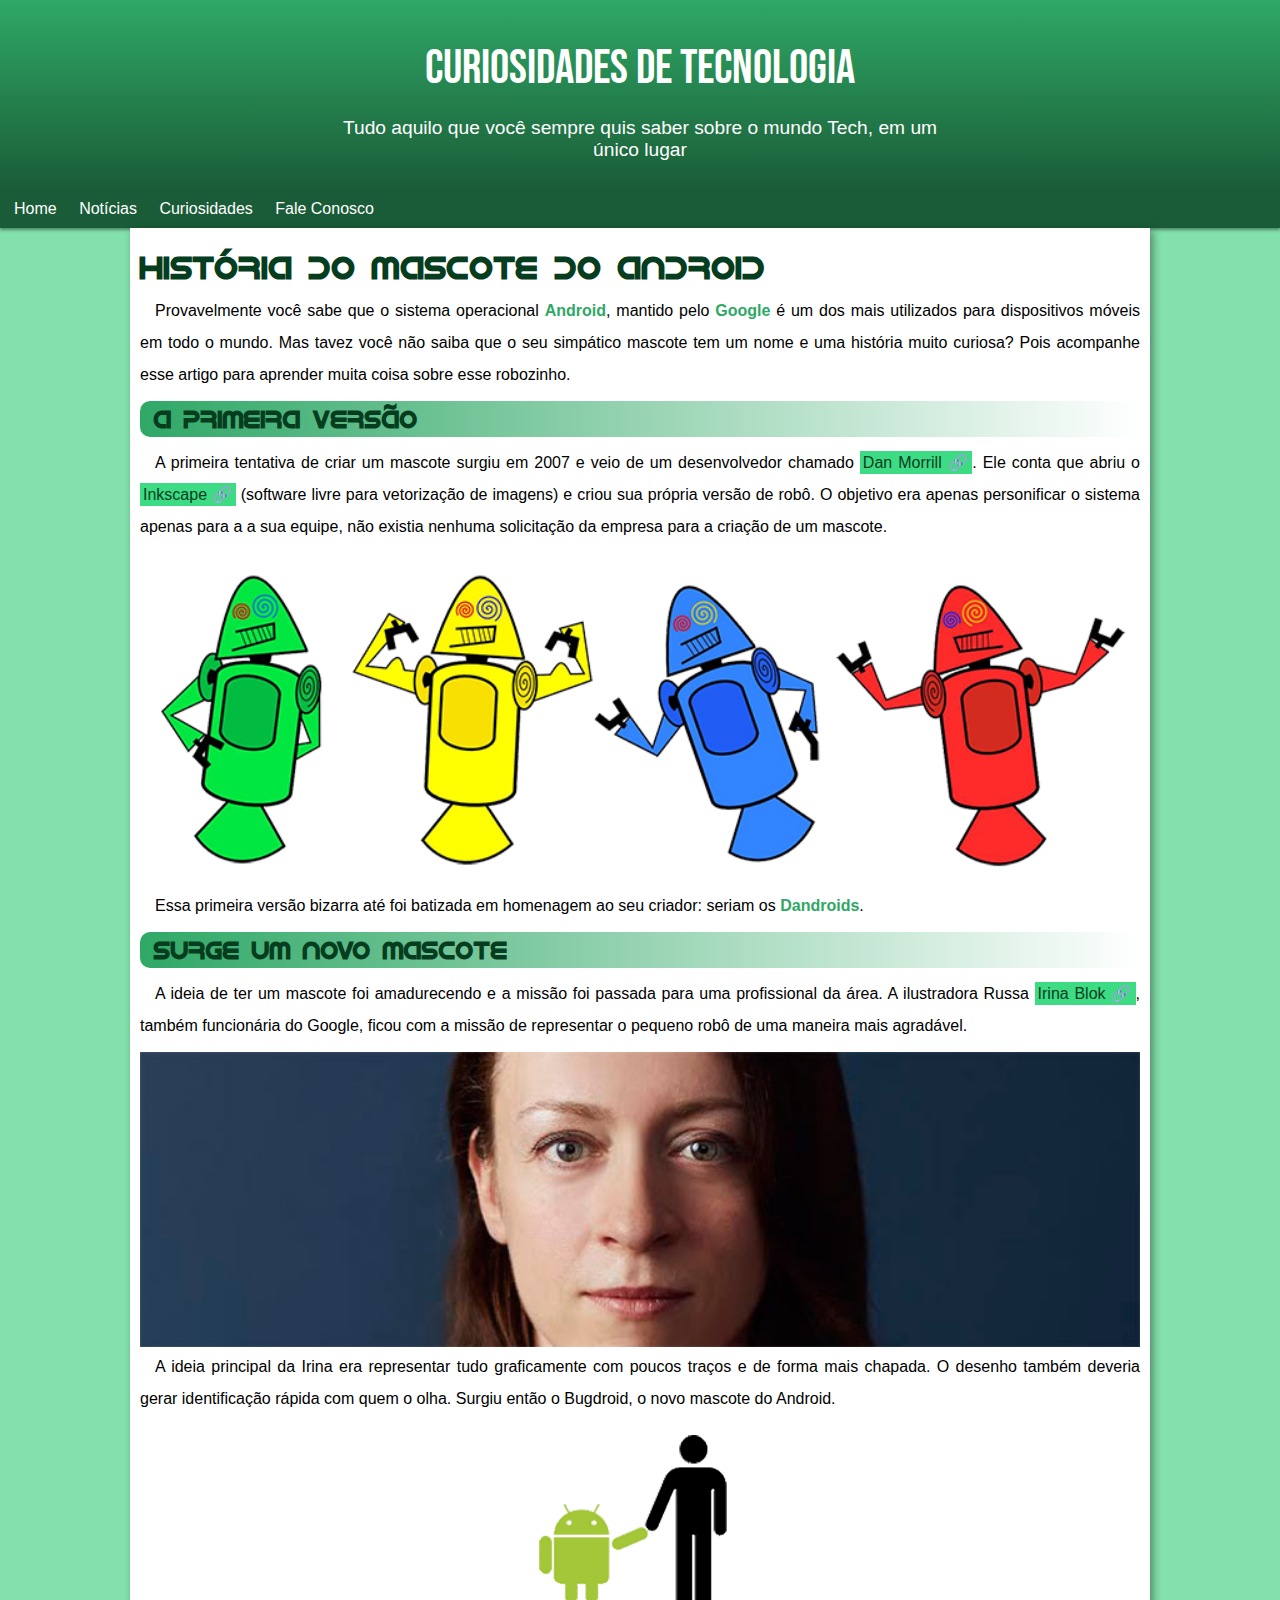
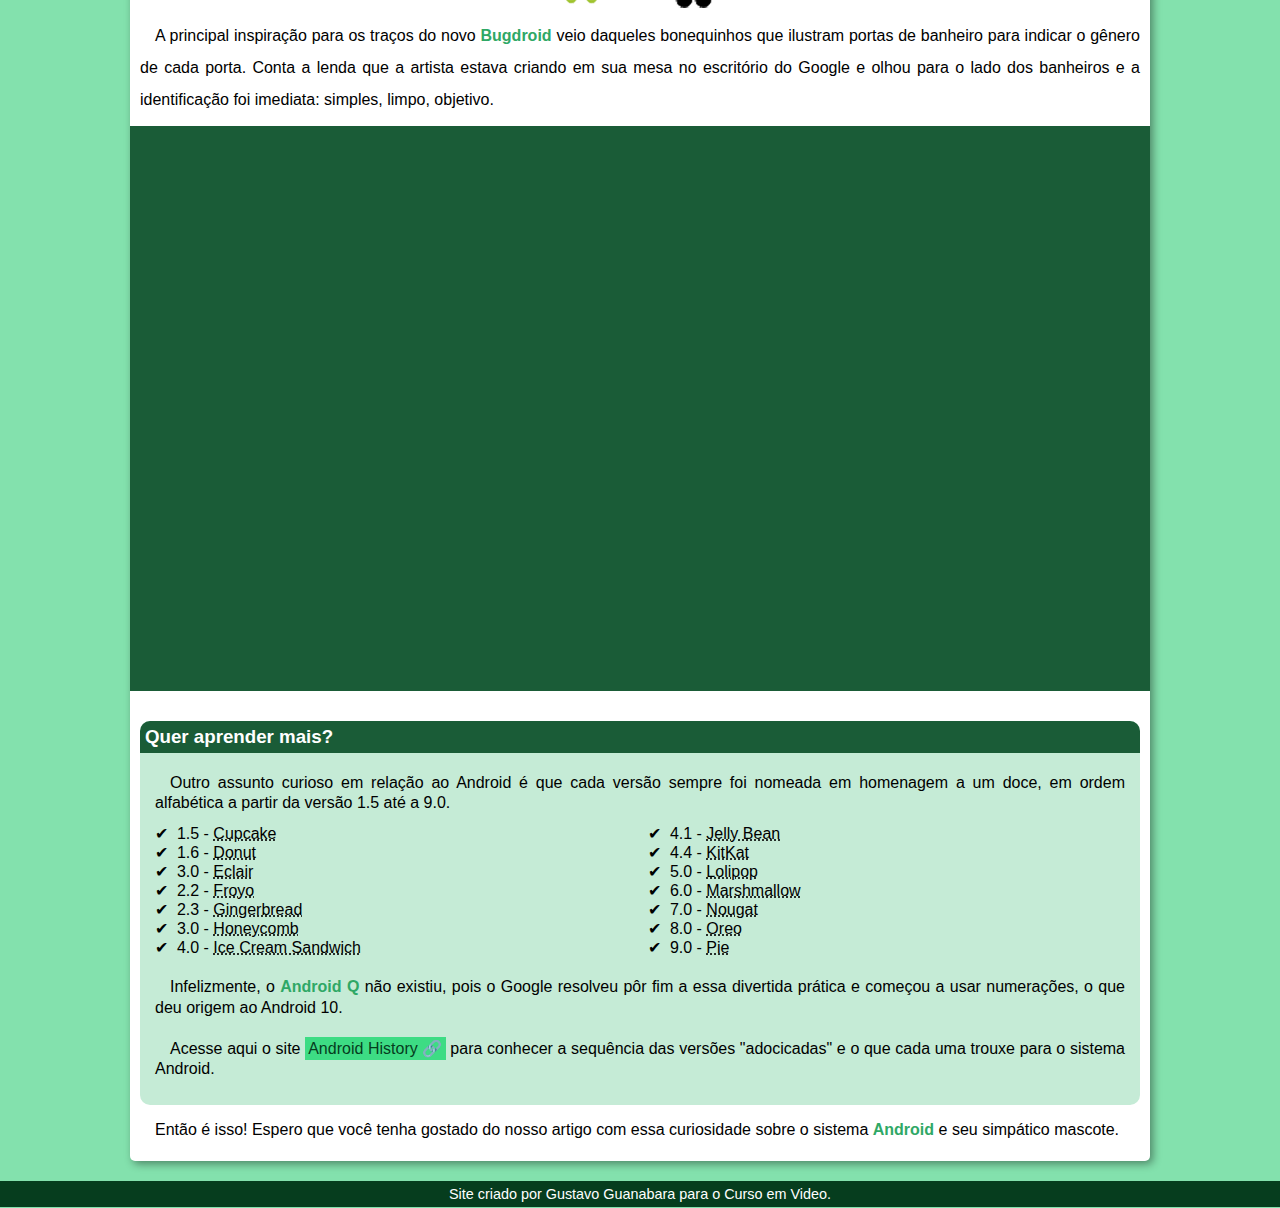
<file: android/index.html>
<!DOCTYPE html>
<html lang="pt-br">
<head>
    <meta charset="UTF-8">
    <meta name="viewport" content="width=device-width, initial-scale=1.0">
    <title>Como surgiu o mascote do Android</title>
    <link rel="shortcut icon" href="favicon.ico" type="image/x-icon">
    <link rel="stylesheet" href="style.css">
</head>
<body>
    <header>
        <h1>Curiosidades de Tecnologia</h1>
        <p>Tudo aquilo que você sempre quis saber sobre o mundo Tech, em um único lugar</p>
    </header>
    <nav>
        <a href="">Home</a>
        <a href="">Notícias</a>
        <a href="">Curiosidades</a>
        <a href="">Fale Conosco</a>
    </nav>
    <main>
        <article>
            <h1>História do Mascote do Android</h1>

            <p>Provavelmente você sabe que o sistema operacional <strong>Android</strong>, mantido pelo <strong>Google</strong> é um dos mais utilizados para dispositivos móveis em todo o mundo. Mas tavez você não saiba que o seu simpático mascote tem um nome e uma história muito curiosa? Pois acompanhe esse artigo para aprender muita coisa sobre esse robozinho.</p>

            <h2>A primeira versão</h2>

            <p>A primeira tentativa de criar um mascote surgiu em 2007 e veio de um desenvolvedor chamado <a href="https://androidcommunity.com/dan-morrill-shows-us-the-android-mascot-that-almost-was-20130103/" target="_blank" rel="external">Dan Morrill</a>. Ele conta que abriu o <a href="https://inkscape.org/pt-br/" target="_blank " rel="external">Inkscape</a> (software livre para vetorização de imagens) e criou sua própria versão de robô. O objetivo era apenas personificar o sistema apenas para a a sua equipe, não existia nenhuma solicitação da empresa para a criação de um mascote.</p>

            <picture>
                <source media="(max-width: 600px)" srcset="imagens/dan-droids-pq.png">
                <img src="imagens/dan-droids.png" alt="Imagem_DanDroid">
            </picture>
    

            <p>Essa primeira versão bizarra até foi batizada em homenagem ao seu criador: seriam os <strong>Dandroids</strong>.</p>

            <h2>Surge um novo mascote</h2>

            <p>A ideia de ter um mascote foi amadurecendo e a missão foi passada para uma profissional da área. A ilustradora Russa <a href="https://www.irinablok.com/android" target="_blank" rel="external">Irina Blok</a>, também funcionária do Google, ficou com a missão de representar o pequeno robô de uma maneira mais agradável.</p>

            <picture>
                <source media="(max-width: 600px)" srcset="imagens/irina-blok-pq.jpg">
                <img src="imagens/irina-blok.jpg" alt="Foto_da_Irina_Blok">
            </picture>

            <p>A ideia principal da Irina era representar tudo graficamente com poucos traços e de forma mais chapada. O desenho também deveria gerar identificação rápida com quem o olha. Surgiu então o Bugdroid, o novo mascote do Android.</p>

            <img class="imagem_bugdroid" src="imagens/bugdroid.png" alt="Imagem_BudDroid">

            <p>A principal inspiração para os traços do novo <strong>Bugdroid</strong> veio daqueles bonequinhos que ilustram portas de banheiro para indicar o gênero de cada porta. Conta a lenda que a artista estava criando em sua mesa no escritório do Google e olhou para o lado dos banheiros e a identificação foi imediata: simples, limpo, objetivo.</p>

            <div class="video">
                <iframe width="560" height="315" src="https://www.youtube.com/embed/l2UDgpLz20M?si=afYjJ00xm4oUAdU2" title="YouTube video player" frameborder="0" allow="accelerometer; autoplay; clipboard-write; encrypted-media; gyroscope; picture-in-picture; web-share" allowfullscreen></iframe>
            </div>
            

            <aside>
                <h3>Quer aprender mais?</h3> 
    
                <p>Outro assunto curioso em relação ao Android é que cada versão sempre foi nomeada em homenagem a um doce, em ordem alfabética a partir da versão 1.5 até a 9.0.</p>
    
                <ul>
                    <li>1.5 - <abbr title="Bolo de Copo">Cupcake</abbr></li>
                    <li>1.6 - <abbr title="Rosquinha">Donut</abbr></li>
                    <li>3.0 - <abbr title="Bomba">Eclair</abbr></li>
                    <li>2.2 - <abbr title="Iorgute Gelado">Froyo</abbr></li>
                    <li>2.3 - <abbr title="Biscoito de Gengibre">Gingerbread</abbr></li>
                    <li>3.0 - <abbr title="Favo de Mel">Honeycomb</abbr></li>
                    <li>4.0 - <abbr title="Sanduíche de Sorvete">Ice Cream Sandwich</abbr></li>
                    <li>4.1 - <abbr title="Jujuba(A comida favorita do Luiz do Som)">Jelly Bean</abbr></li>
                    <li>4.4 - <abbr title="KitKat">KitKat</abbr></li>
                    <li>5.0 - <abbr title="Pirulito">Lolipop</abbr></li>
                    <li>6.0 - <abbr title="Marshmallow">Marshmallow</abbr></li>
                    <li>7.0 - <abbr title="Torrone">Nougat</abbr></li>
                    <li>8.0 - <abbr title="Oreo">Oreo</abbr></li>
                    <li>9.0 - <abbr title="Torta">Pie</abbr></li>
                </ul>
    
                <p>Infelizmente, o <strong>Android Q</strong> não existiu, pois o Google resolveu pôr fim a essa divertida prática e começou a usar numerações, o que deu origem ao Android 10.</p>
    
                <p>Acesse aqui o site <a href="https://www.android.com/intl/en_ca/history/" target="_blank" rel="external">Android History</a> para conhecer a sequência das versões "adocicadas" e o que cada uma trouxe para o sistema Android.</p>
            </aside>

            <p class="texto_baixo">Então é isso! Espero que você tenha gostado do nosso artigo com essa curiosidade sobre o sistema <strong>Android</strong> e seu simpático mascote.</p>
        </article>
    </main>

    <footer>
        <p>Site criado por <a href="">Gustavo Guanabara</a> para o <a href="">Curso em Video</a>.</p>
    </footer>
    
</body>
</html>
</file>
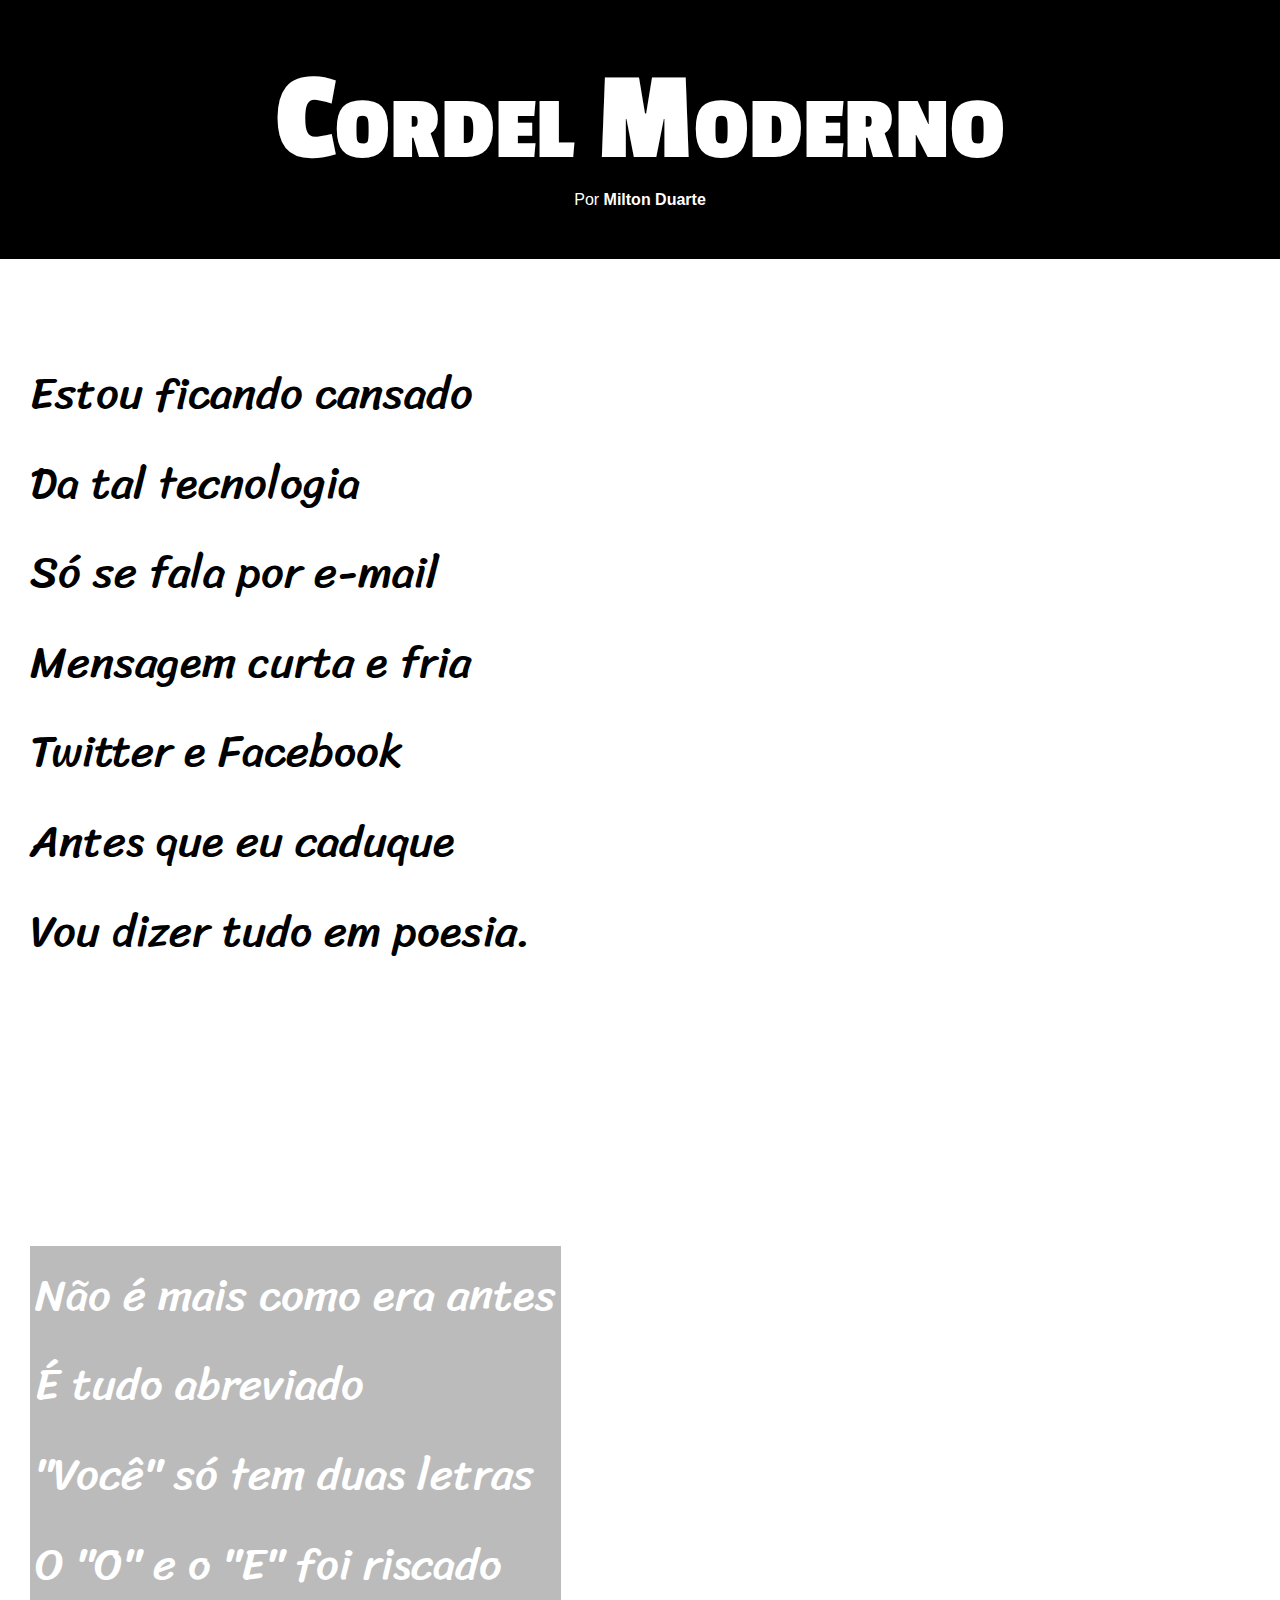
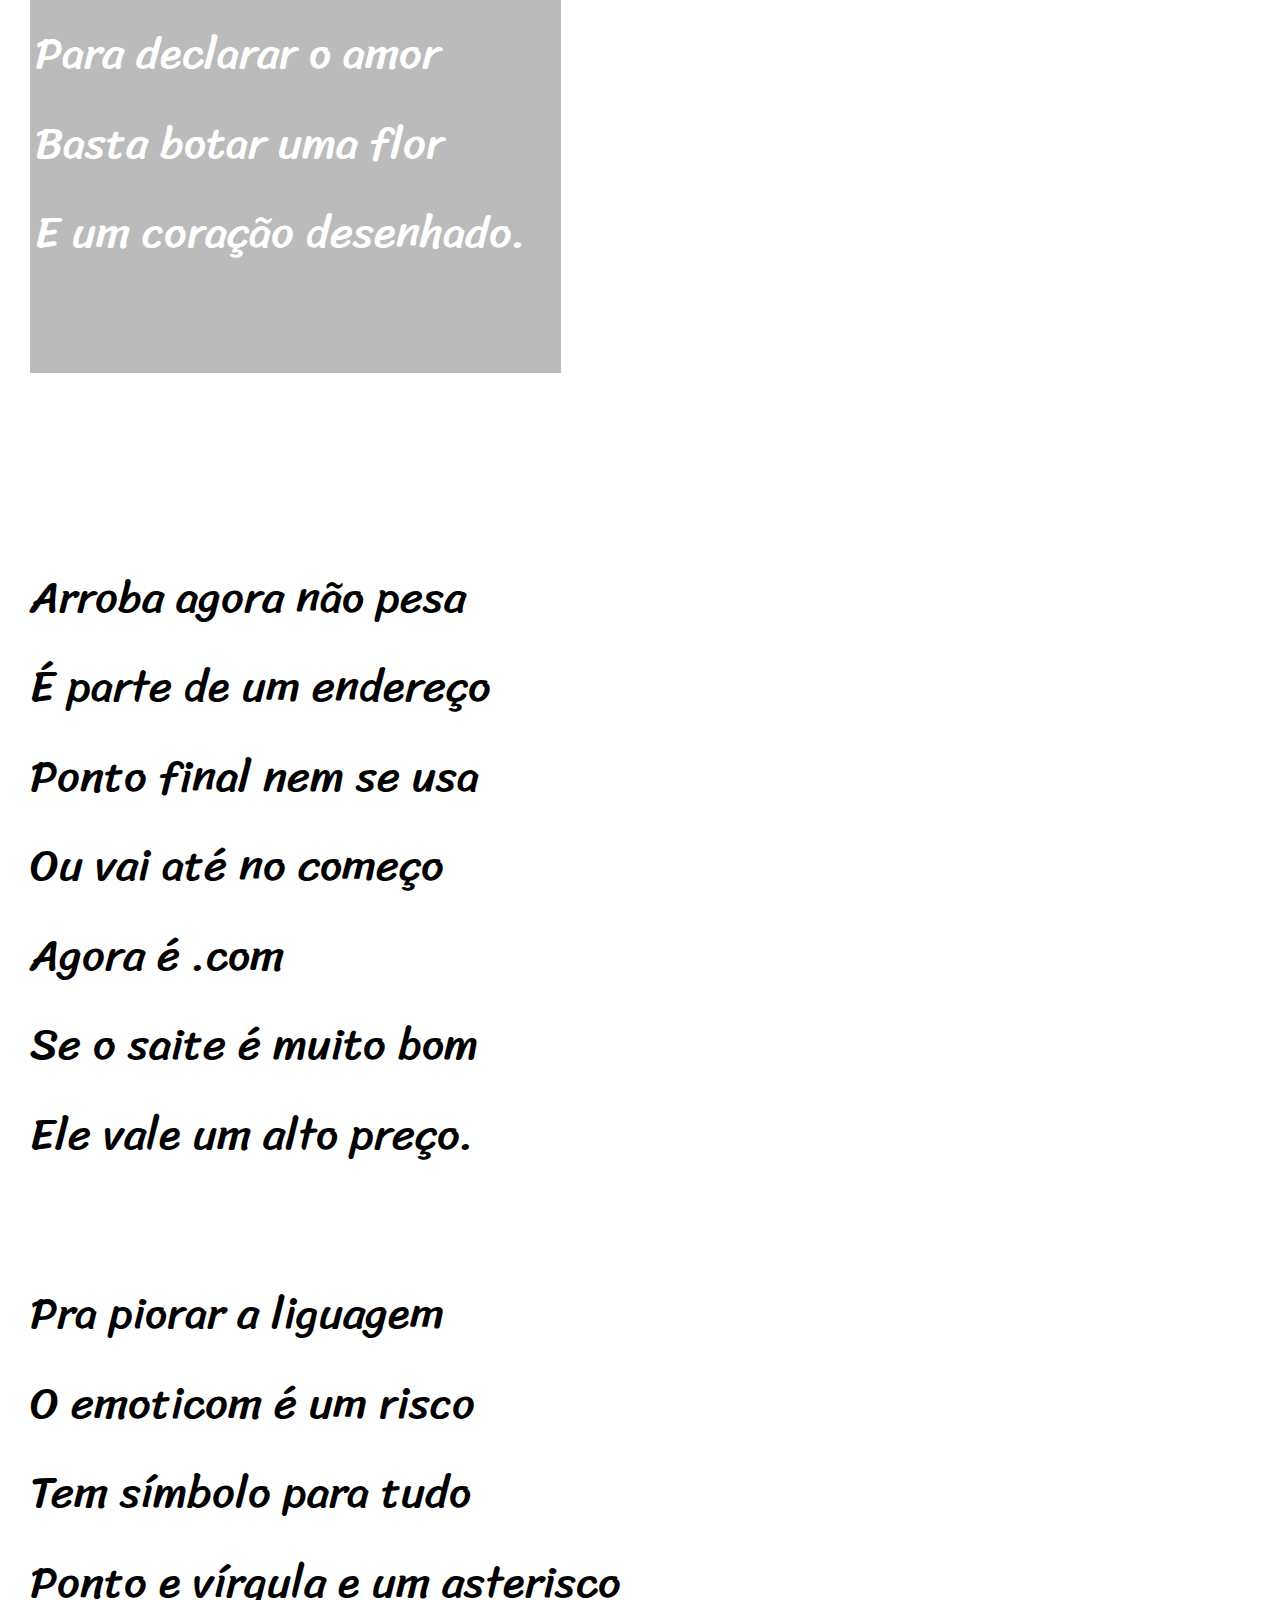
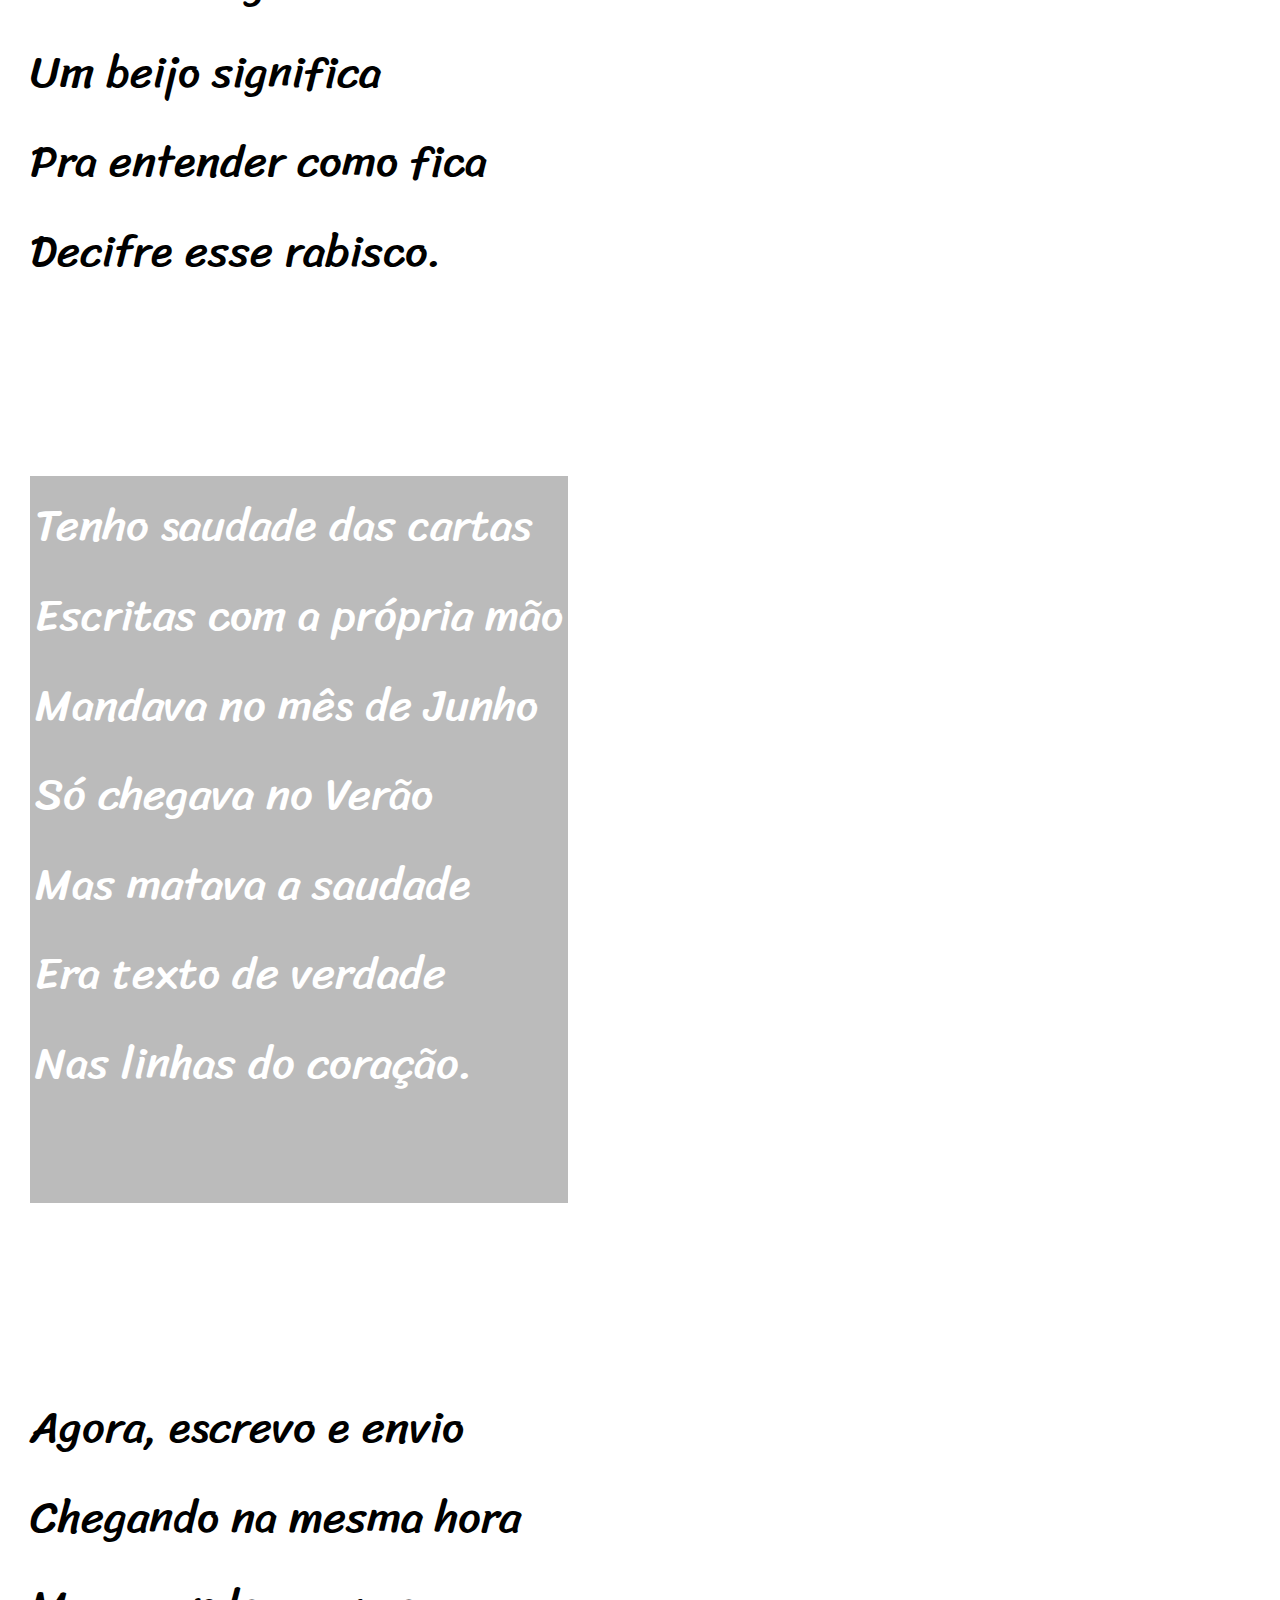
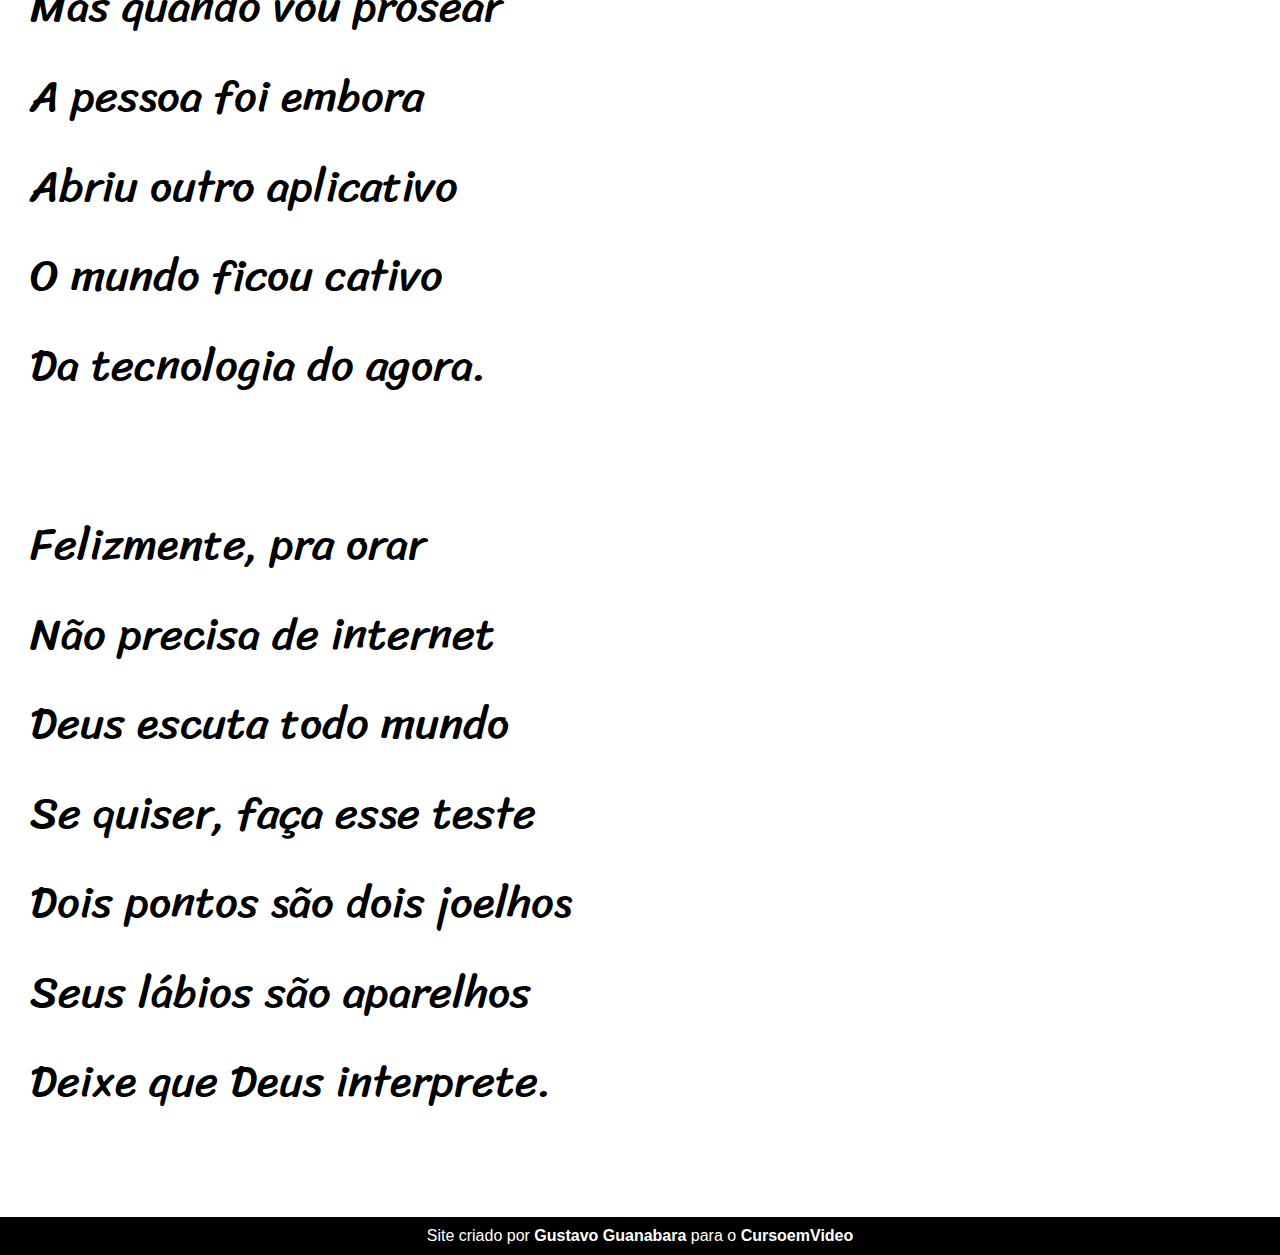
<file: cordel/index.html>
<!DOCTYPE html>
<html lang="pt-br">
<head>
    <meta charset="UTF-8">
    <meta name="viewport" content="width=device-width, initial-scale=1.0">
    <title>Cordel Moderno</title>
    <link rel="shortcut icon" href="favicon.ico" type="image/x-icon">
    <link rel="stylesheet" href="style.css">
</head>
<body>
    <header>
        <h1>Cordel Moderno</h1>
        <p>Por <a href="https://www.recantodasletras.com.br/poesias/3186743" target="_blank" rel="wxternal"><strong>Milton Duarte</strong></a></p>
    </header>
    <section>
        <p> Estou ficando cansado
            <br>
            Da tal tecnologia
            <br>
            Só se fala por e-mail
            <br>
            Mensagem curta e fria
            <br>
            Twitter e Facebook
            <br>
            Antes que eu caduque
            <br>
            Vou dizer tudo em poesia.</p>
    </section>

    <section class="imagem">
        <div class="texto">
            <p> Não é mais como era antes
                <br>
                É tudo abreviado
                <br>
                "Você" só tem duas letras
                <br>
                O "O" e o "E" foi riscado
                <br>
                Para declarar o amor
                <br>
                Basta botar uma flor
                <br>
                E um coração desenhado.</p>
        </div>
    </section>

    <section>
        <p> Arroba agora não pesa
            <br>
            É parte de um endereço
            <br>
            Ponto final nem se usa
            <br>
            Ou vai até no começo
            <br>
            Agora é .com
            <br>
            Se o saite é muito bom
            <br>
            Ele vale um alto preço.
        </p>
            Pra piorar a liguagem
            <br>
            O emoticom é um risco
            <br>
            Tem símbolo para tudo
            <br>
            Ponto e vírgula e um asterisco
            <br>
            Um beijo significa
            <br>
            Pra entender como fica
            <br>
            Decifre esse rabisco.
    </section>


    <section class="imagem2">
        <div class="texto">
            <p> Tenho saudade das cartas
                <br>
                Escritas com a própria mão
                <br>
                Mandava no mês de Junho
                <br>
                Só chegava no Verão
                <br>
                Mas matava a saudade
                <br>
                Era texto de verdade
                <br>
                Nas linhas do coração.
            </p>
            </div>
    </section>

    <section>
        <p> Agora, escrevo e envio
            <br>
            Chegando na mesma hora
            <br>
            Mas quando vou prosear
            <br>
            A pessoa foi embora
            <br>
            Abriu outro aplicativo
            <br>
            O mundo ficou cativo
            <br>
            Da tecnologia do agora.
        </p>
            Felizmente, pra orar
            <br>
            Não precisa de internet
            <br>
            Deus escuta todo mundo
            <br>
            Se quiser, faça esse teste
            <br>
            Dois pontos são dois joelhos
            <br>
            Seus lábios são aparelhos
            <br>
            Deixe que Deus interprete.
    </section>
    <footer>
        <p>Site criado por <a href="https://gustavoguanabara.github.io/" target="_blank" rel="external"><strong>Gustavo Guanabara</strong></a> para o <a href="https://www.cursoemvideo.com/" target="_blank" rel="external"><strong>CursoemVideo</strong></a></p>
    </footer>
</body>
</html>
</file>
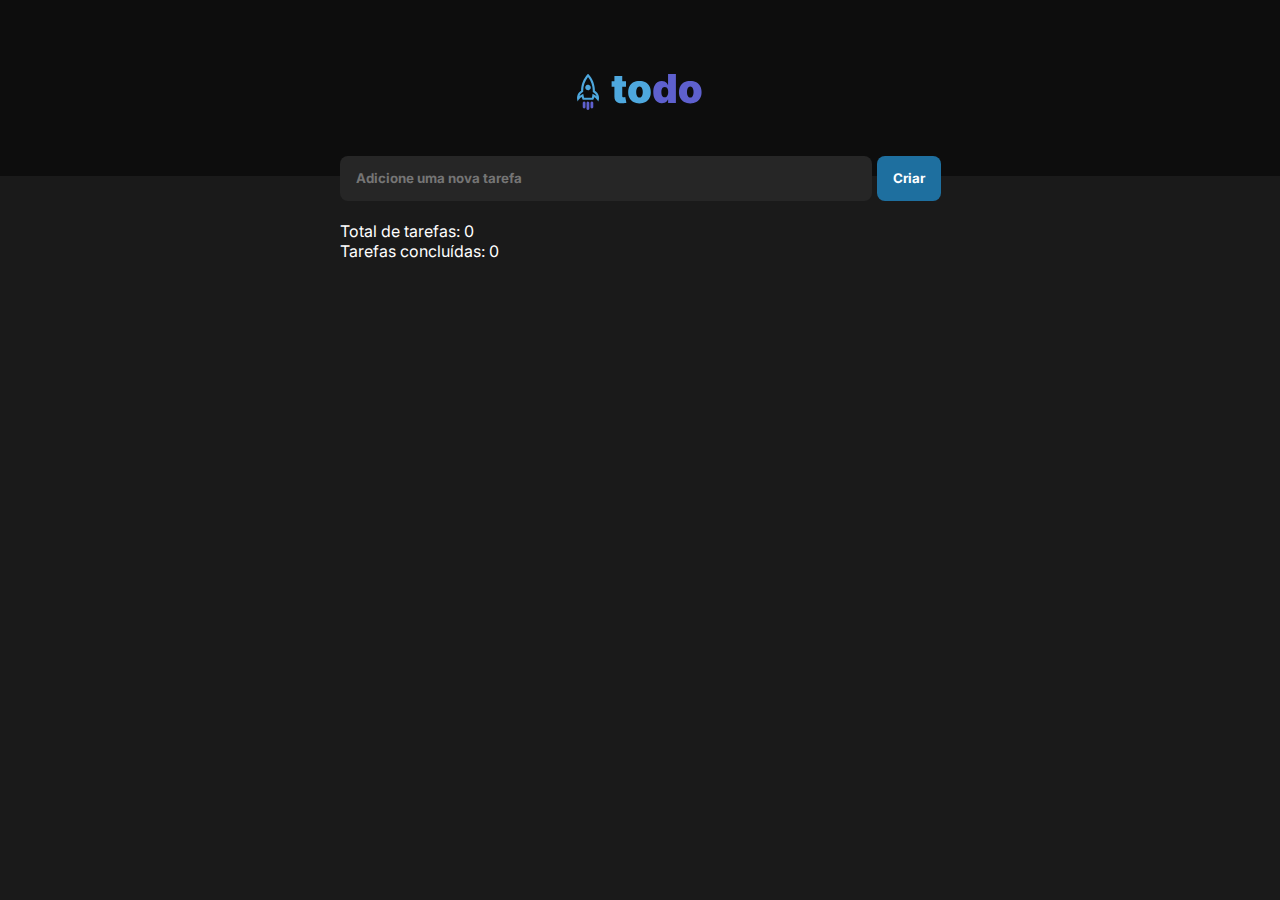
<file: projeto-todo/index.html>
<!DOCTYPE html>
<html lang="pt-br">
<head>
    <meta charset="UTF-8">
    <meta name="viewport" content="width=device-width, initial-scale=1.0">
    <title>Lista de Tarefas</title>
    <link rel="stylesheet" href="style.css">
</head>
<body>
    <header>
        <img src="imagens/logo.svg" alt="logo">
    </header>

    <section class="input_tarefa">
        <input type="text" id="input_tarefa" placeholder="Adicione uma nova tarefa">
        <button id="adicionar_tarefa">Criar</button>
    </section>
    
    <section class="lista_tarefas">
        <ul id="lista">
        </ul>
        <div>Total de tarefas: <span id="total_tarefas">0</span></div>
        <div>Tarefas concluídas: <span id="tarefas_concluidas">0</span></div>
    </section>

    <script>
        const inputTarefa = document.getElementById('input_tarefa');
        const btnAdicionarTarefa = document.getElementById('adicionar_tarefa');
        const listaTarefas = document.getElementById('lista');
        const totalTarefas = document.getElementById('total_tarefas');
        const tarefasConcluidas = document.getElementById('tarefas_concluidas');

        let tarefas = [];

        
        function renderizarTarefas() {
            listaTarefas.innerHTML = '';
            totalTarefas.textContent = tarefas.length;

            const tarefasConcluidasCount = tarefas.filter(tarefa => tarefa.concluida).length;
            tarefasConcluidas.textContent = tarefasConcluidasCount;

            tarefas.forEach((tarefa, index) => {
                const itemLista = document.createElement('li');
                
               
                if (tarefa.concluida) {
                    itemLista.classList.add('tarefa-concluida');
                }

                const checkbox = document.createElement('input');
                checkbox.type = 'checkbox';
                checkbox.checked = tarefa.concluida;
                checkbox.addEventListener('change', () => {
                    tarefa.concluida = checkbox.checked;
                    renderizarTarefas();
                });
                
                const spanTarefa = document.createElement('span');
                spanTarefa.textContent = `${index + 1}. ${tarefa.nome}`;
                
                const btnRemover = document.createElement('button');
                btnRemover.textContent = 'Remover';
                btnRemover.addEventListener('click', () => {
                    tarefas.splice(index, 1);
                    renderizarTarefas();
                });
                
                itemLista.appendChild(checkbox);
                itemLista.appendChild(spanTarefa);
                itemLista.appendChild(btnRemover);
                listaTarefas.appendChild(itemLista);
            });
        }

        
        btnAdicionarTarefa.addEventListener('click', () => {
            const nomeTarefa = inputTarefa.value.trim();
            if (nomeTarefa !== '') {
                tarefas.push({ nome: nomeTarefa, concluida: false });
                inputTarefa.value = '';
                renderizarTarefas();
            }
        });

        renderizarTarefas(); 
    </script>
</body>
</html>
</file>
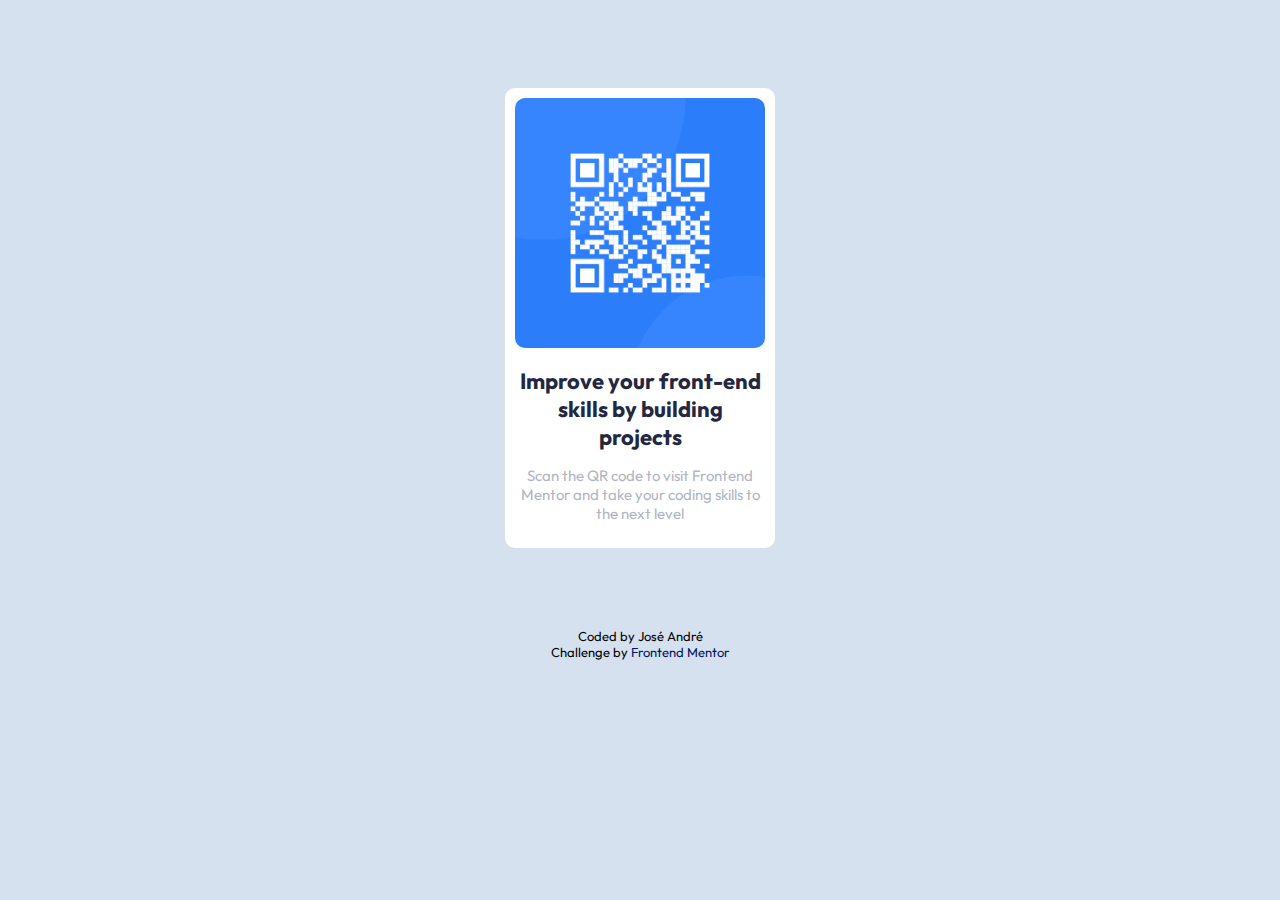
<file: qr_code/index.html>
<!DOCTYPE html>
<html lang="pt-br">
<head>
    <meta charset="UTF-8">
    <meta name="viewport" content="width=device-width, initial-scale=1.0">
    <title>Deasfio Frontendmentor</title>
    <link rel="shortcut icon" href="favicon.png" type="image/x-icon">
    <link rel="stylesheet" href="style.css">
</head>
<body>
    <main>
        <img src="imagens/image-qr-code.png" alt="">
        <h1>Improve your front-end skills by building projects</h1>
        <p>Scan the QR code to visit Frontend Mentor and take your coding skills to the next level</p>
    </main>
    
    <footer>
        <p>Coded by José  André</p>
        <p>Challenge by <a href="https://www.frontendmentor.io/home">Frontend Mentor</a></p> 
    </footer>
    
</body>
</html>
</file>
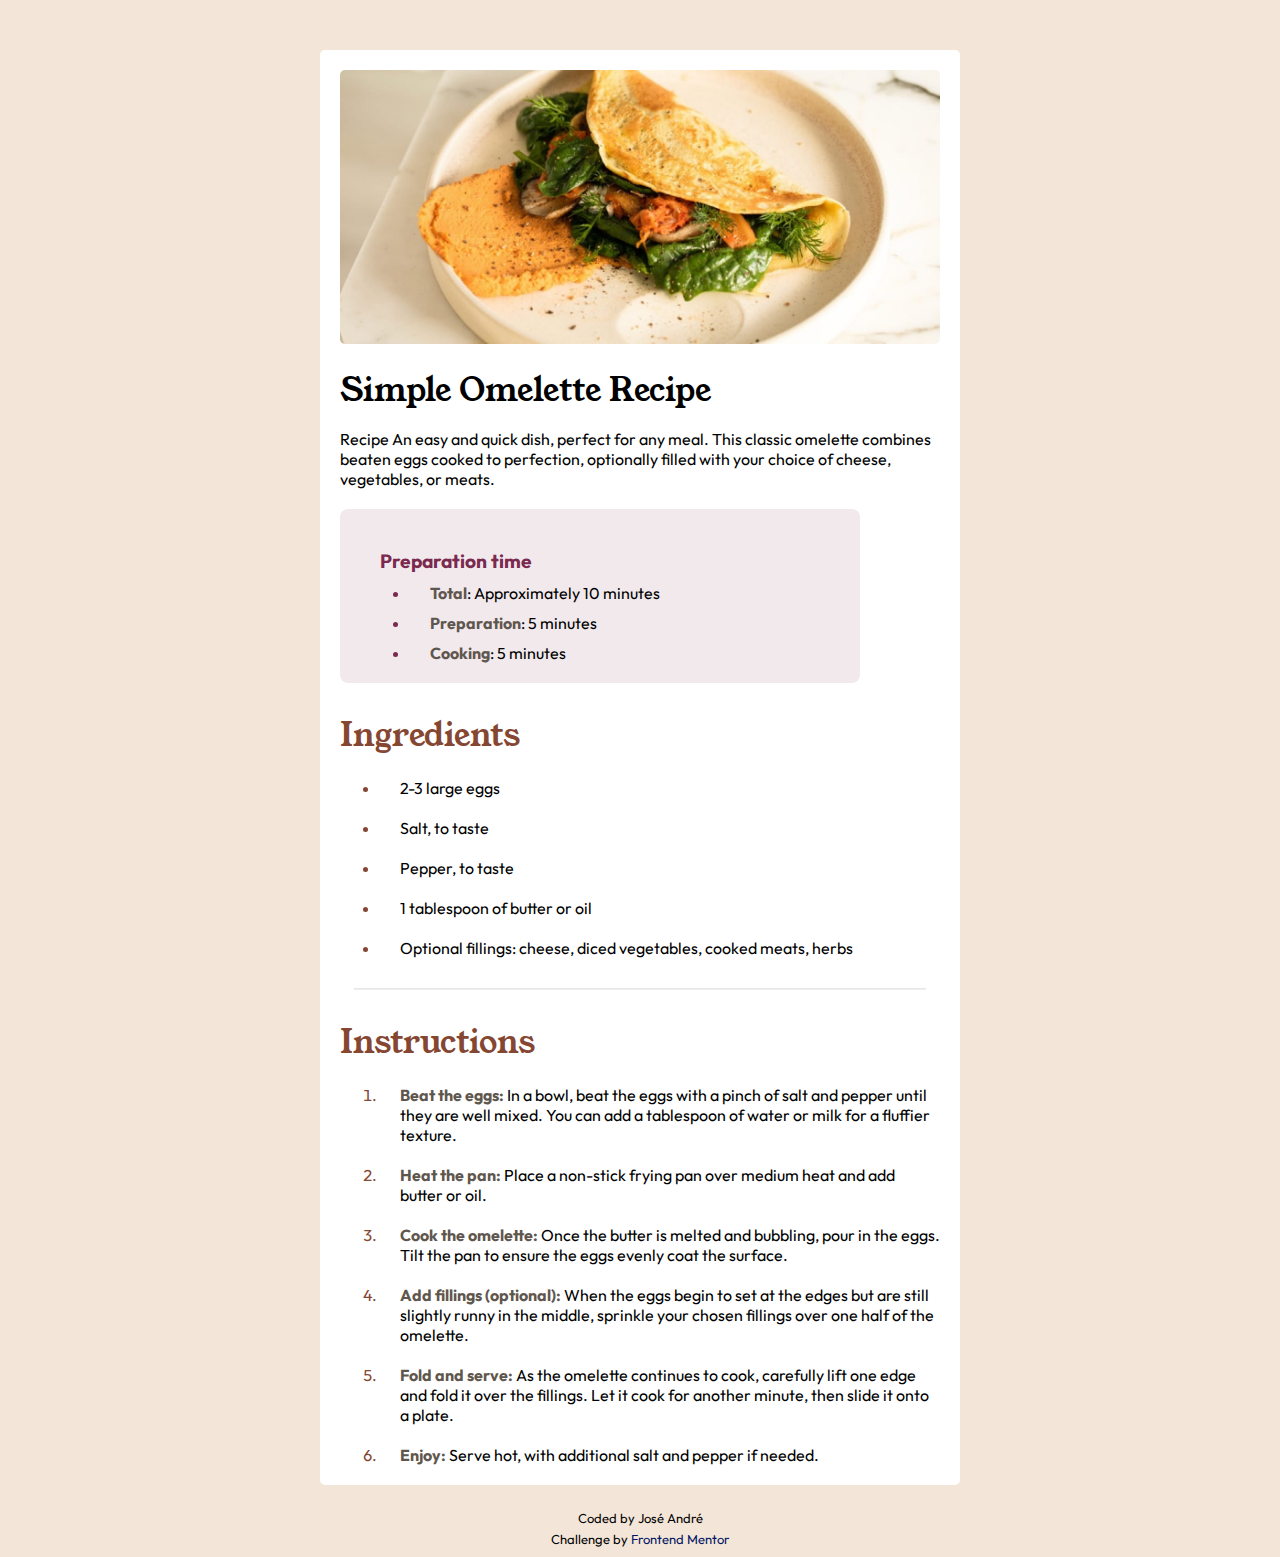
<file: receita/index.html>
<!DOCTYPE html>
<html lang="en">
<head>
    <meta charset="UTF-8">
    <meta name="viewport" content="width=device-width, initial-scale=1.0">
    <title>Frontend Mentor | Challenge</title>
    <link rel="stylesheet" href="style.css">
    <link rel="shortcut icon" href="favicon.png" type="image/x-icon">
</head>
<body>
    <main>
        <img src="images/image-omelette.jpeg" alt="Image_Omelete">
        <h1>Simple Omelette Recipe</h1>
        <p>Recipe An easy and quick dish, perfect for any meal. This classic omelette combines beaten eggs cooked to perfection, optionally filled with your choice of cheese, vegetables, or meats.</p>
        <div class="time">
            <h2>Preparation time</h2>
            <ul>
                <li><strong>Total</strong>: Approximately 10 minutes</li>
                <li><strong>Preparation</strong>: 5 minutes</li>
                <li><strong>Cooking</strong>: 5 minutes</li>
            </ul>
        </div>
        <h2>Ingredients</h2>
        <ul>
            <li>2-3 large eggs</li>
            <li>Salt, to taste</li>
            <li>Pepper, to taste</li>
            <li>1 tablespoon of butter or oil </li>
            <li>Optional fillings: cheese, diced vegetables, cooked meats, herbs</li>
        </ul>

        <hr>

        <h2>Instructions</h2>

        <ol>
            <li><strong>Beat the eggs:</strong> In a bowl, beat the eggs with a pinch of salt and pepper until they are well mixed. You can add a tablespoon of water or milk for a fluffier texture.</li>
            <li><strong>Heat the pan:</strong> Place a non-stick frying pan over medium heat and add butter or oil.</li>
            <li><strong>Cook the omelette:</strong> Once the butter is melted and bubbling, pour in the eggs. Tilt the pan to ensure the eggs evenly coat the surface.</li>
            <li><strong>Add fillings (optional):</strong> When the eggs begin to set at the edges but are still slightly runny in the middle, sprinkle your chosen fillings over one half of the omelette.</li>
            <li><strong>Fold and serve:</strong> As the omelette continues to cook, carefully lift one edge and fold it over the fillings. Let it cook for another minute, then slide it onto a plate.</li>
            <li><strong>Enjoy:</strong> Serve hot, with additional salt and pepper if needed.</li>
        </ol>
    </main>

    <footer>
        <p>Coded by José  André</p>
        <p>Challenge by <a href="https://www.frontendmentor.io/home">Frontend Mentor</a></p> 
    </footer>
</body>
</html>
</file>
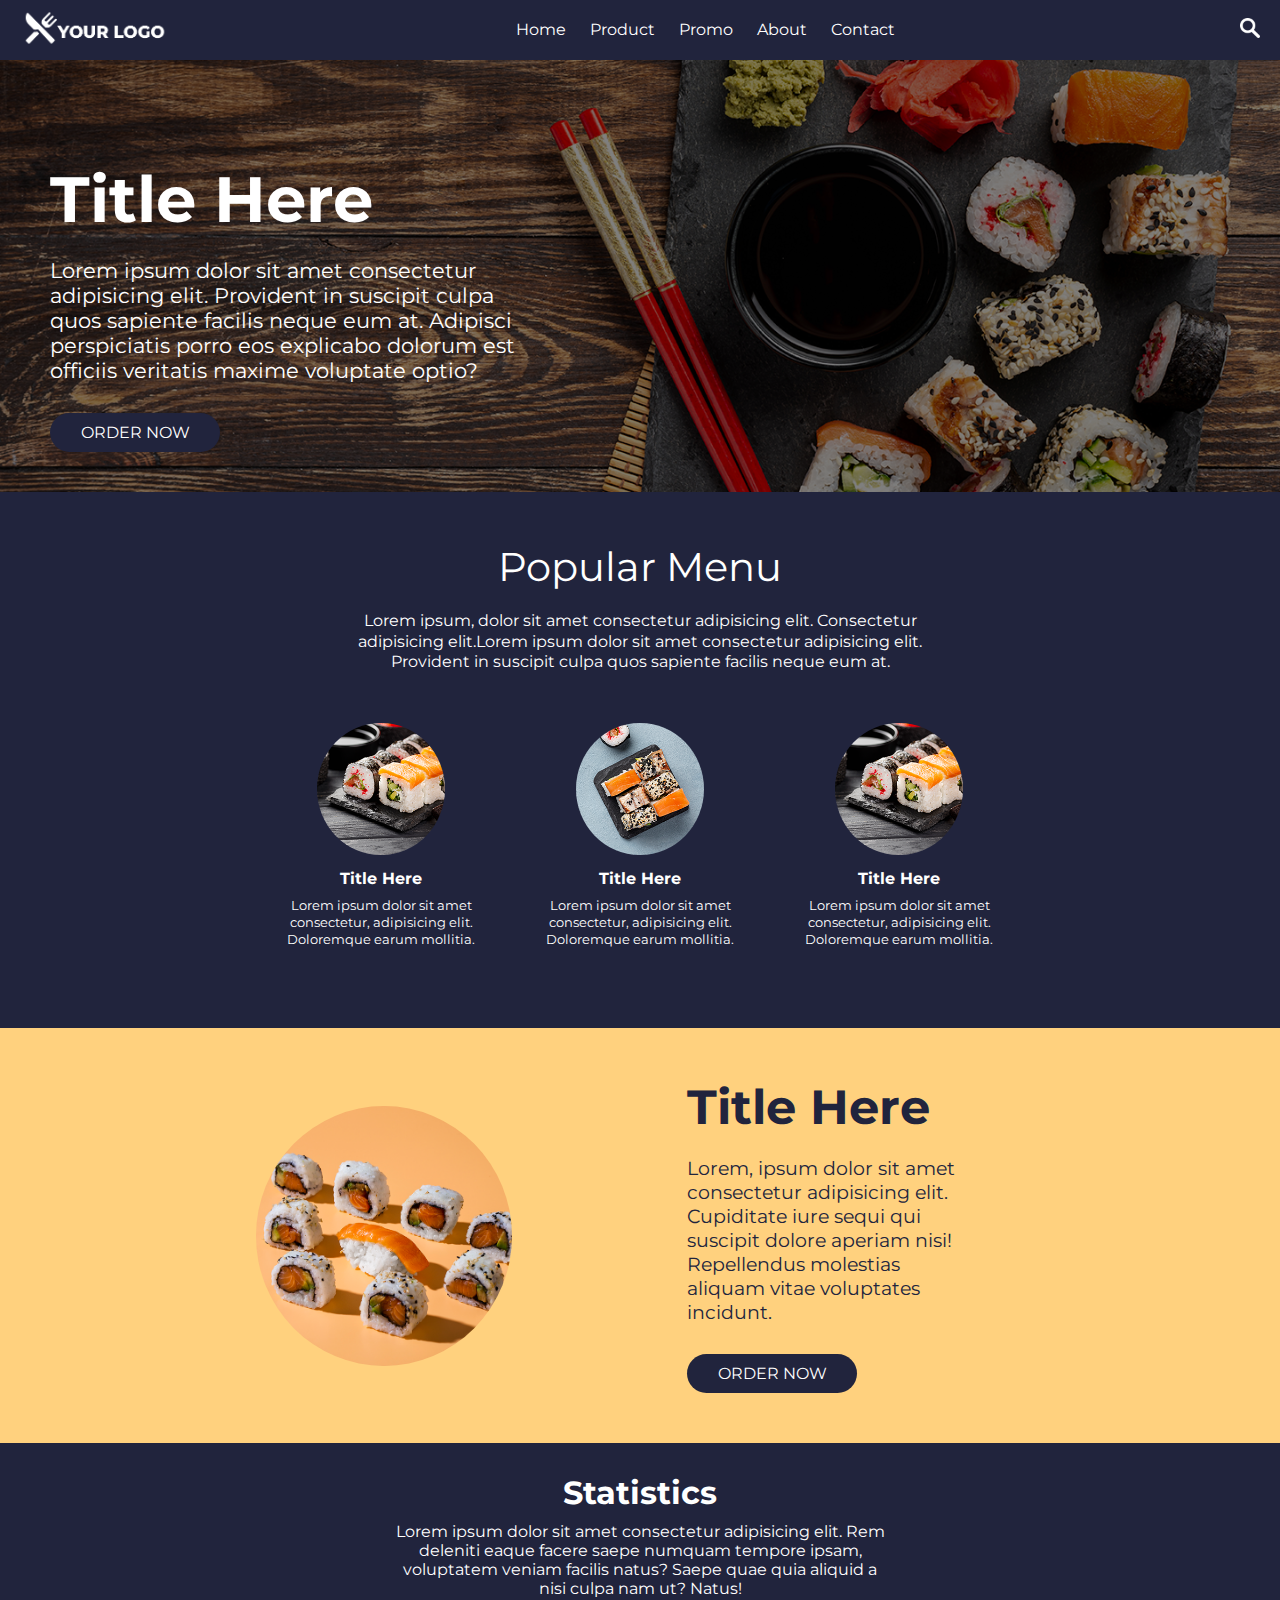
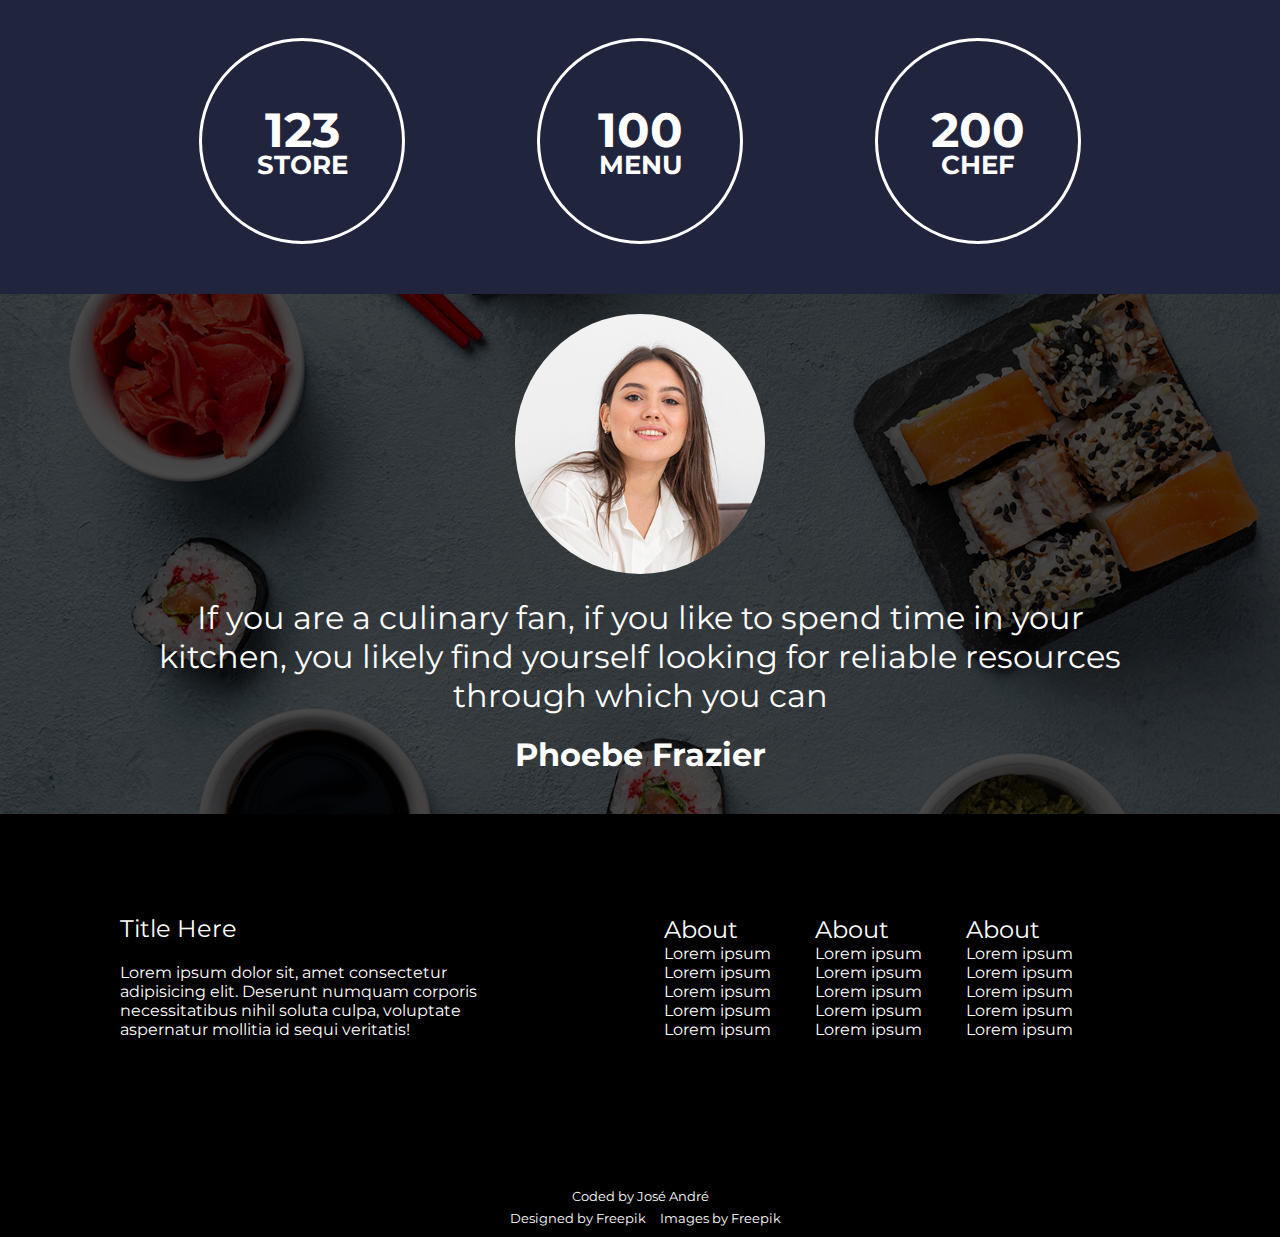
<file: sushi/index.html>
<!DOCTYPE html>
<html lang="pt-br">
<head>
    <meta charset="UTF-8">
    <meta name="viewport" content="width=device-width, initial-scale=1.0">
    <title>Art Sushi</title>
    <link rel="stylesheet" href="style.css">
    <link rel="shortcut icon" href="favicon.ico" type="image/x-icon">
</head>
<body>
    <nav>
        <div class="logo">
            <img src="image/logo.png" alt="Logo">
        </div>
        <div class="links">
            <a href="#">Home</a>
            <a href="#">Product</a>
            <a href="#">Promo</a>
            <a href="#">About</a>
            <a href="#">Contact</a>
        </div>
        <div class="pesquisa">
            <a href="#"><img src="image/pesquisa.png" alt="Pesquisar"></a> 
        </div>
    </nav>
    <main>
        <div class="main-01">
            <h1>Title Here</h1>
            <p>Lorem ipsum dolor sit amet consectetur adipisicing elit. Provident in suscipit culpa quos sapiente facilis neque eum at. Adipisci perspiciatis porro eos explicabo dolorum est officiis veritatis maxime voluptate optio?</p>
            <a href="#">ORDER NOW</a>
        </div>
        
        <div class="main-02">
            <h1>Popular Menu</h1>
            <p>Lorem ipsum, dolor sit amet consectetur adipisicing elit. Consectetur adipisicing elit.Lorem ipsum dolor sit amet consectetur adipisicing elit. Provident in suscipit culpa quos sapiente facilis neque eum at.</p>
            
            <div class="image-textos">
                <a href="#"><img src="image/sushi02.png" alt="Sushi"></a>
                <h1>Title Here</h1>
                <p>Lorem ipsum dolor sit amet consectetur, adipisicing elit. Doloremque earum mollitia.</p>
            </div>
            <div class="image-textos">
                <a href=""><img src="image/sushi03.png" alt="Sushi"></a>
                <h1>Title Here</h1>
                <p>Lorem ipsum dolor sit amet consectetur, adipisicing elit. Doloremque earum mollitia.</p>
            </div>
            <div class="image-textos">
                <a href="#"><img src="image/sushi02.png" alt="Sushi"></a>
                <h1>Title Here</h1>
                <p>Lorem ipsum dolor sit amet consectetur, adipisicing elit. Doloremque earum mollitia.</p>
            </div>
            
        </div>
        
        <div class="main-03">
            <figure>
                <img src="image/sushi01.png" alt="Descrição da Imagem">
                <figcaption>
                    <h1>Title Here</h1>
                    <p>Lorem, ipsum dolor sit amet consectetur adipisicing elit. Cupiditate iure sequi qui suscipit dolore aperiam nisi! Repellendus molestias aliquam vitae voluptates incidunt.</p>
                    <a href="#">ORDER NOW</a>
                </figcaption>
            </figure>
        </div>

        <div class="main-04">

            <h1>Statistics</h1>
            <p>Lorem ipsum dolor sit amet consectetur adipisicing elit. Rem deleniti eaque facere saepe numquam tempore ipsam, voluptatem veniam facilis natus? Saepe quae quia aliquid a nisi culpa nam ut? Natus!</p>
            <div class="estatiticas-01">
                <h2>123</h2>
                <p>STORE</p>
            </div>
            <div class="estatiticas">
                <h2>100</h2>
                <p>MENU</p>
            </div>
            <div class="estatiticas">
                <h2>200</h2>
                <p>CHEF</p>
            </div>
        </div>

        <div class="main-05">
            <img src="image/perfil.png" alt="Foto_CEO">
            <p>If you are a culinary fan, if you like to spend time in your kitchen, you likely find yourself looking for reliable resources through which you can</p>
            <h1>Phoebe Frazier</h1>
        </div>
    </main>
    <footer>
        <div class="text">
            <div class="text-rodape">
                <h3>Title Here</h3>
                <p>Lorem ipsum dolor sit, amet consectetur adipisicing elit. Deserunt numquam corporis necessitatibus nihil soluta culpa, voluptate aspernatur mollitia id sequi veritatis!</p>
            </div>
        </div>
        <div class="teste">
            <div class="list-01">
                <h3>About</h3>
                <p>Lorem ipsum</p>
                <p>Lorem ipsum</p>
                <p>Lorem ipsum</p>
                <p>Lorem ipsum</p>
                <p>Lorem ipsum</p>
            </div>
            <div class="list-02">
                <h3>About</h3>
                <p>Lorem ipsum</p>
                <p>Lorem ipsum</p>
                <p>Lorem ipsum</p>
                <p>Lorem ipsum</p>
                <p>Lorem ipsum</p>
            </div>
            <div class="list-03">
                <h3>About</h3>
                <p>Lorem ipsum</p>
                <p>Lorem ipsum</p>
                <p>Lorem ipsum</p>
                <p>Lorem ipsum</p>
                <p>Lorem ipsum</p>
            </div>
        </div>
        <div class="rodape">
            <p>Coded by José André</p>
            <a target="_blank" rel="external" href="http://www.freepik.com">Designed by Freepik</a>
            <a target="_blank" rel="external" href="https://www.freepik.com/free-psd/sushi-concept-website-template_7088173.htm#fromView=search&page=1&position=20&uuid=598f0972-e13d-4c95-ab82-90a9d0a4eb27">Images by Freepik</a>
        </div>
    </footer>
    
</body>
</html>
</file>
<file: android/style.css>
@charset "UTF-8";

@import url('https://fonts.googleapis.com/css2?family=Bebas+Neue&family=Montserrat:ital,wght@0,100..900;1,100..900&family=Outfit:wght@100..900&display=swap');

@font-face {
    font-family: "Android";
    src: url(fontes/idroid.otf) format(opentype);
    font-weight: normal;
}

*{
    margin: 0;
    padding: 0;
}

:root{
    --cor0: #c5ebd6;
    --cor1: #83e1ad;
    --cor2: #3ddc84;
    --cor3: #2fa866;
    --cor4: #1a5c37;
    --cor5: #1a5c37;
    --cor6: #063d1e;
    --fonte_padrao: Arial, Helvetica, sans-serif;
    --fonte_destaque: "Bebas Neue", sans-serif;
    --fonte_android: "Android",sans-serif;
}

body{
    background-color: var(--cor1);
    font-family: var(--fonte_padrao);
}
header{
    background-image: linear-gradient(to bottom, var(--cor3), var(--cor5));
    color: white;
    text-align: center;
    min-height: 150px;
    padding-top: 40px;
}

header h1{
    font-family: var(--fonte_destaque);
    margin-bottom: 20px;
    font-weight: normal;
    font-size: 3em;

}

header p{
    font-family: var(--fonte_padrao);
    max-width: 600px;
    padding-right: 5px;
    padding-left: 5px;
    padding: 0 5px 5px 5px;
    font-size: 1.2em;
    margin: auto;
}

nav{
    background-color: var(--cor5);
    padding: 10px 0 10px 0;
    box-shadow: 0px 2px 3px #00000066;
}

nav > a{
    color: #ffffff;
    text-decoration: none;
    transition: 0.7s;
    padding: 4px;
    margin-left: 10px;
    border-radius: 7px;
}

nav > a:hover{
    background-color: var(--cor3);
}

main{
    background-color: white;
    max-width: 1000px;
    padding: 10px;
    margin: auto;
    box-shadow: 3px 3px 8px #00000066;
    border-bottom-left-radius: 5px;
    border-bottom-right-radius: 5px;
}

main img{
    width: 100%;
}

.imagem_bugdroid{
    display: block;
    max-width: 300px;
    margin: auto;
}

main h1{
    font-family: var(--fonte_android) ;
    color: var(--cor6);
    margin-bottom: 10px;
    margin-top: 10px;
}

main h2{
    background-image: linear-gradient(to right, var(--cor3), transparent);
    border-radius: 10px 0px 0px 10px;
    font-family: var(--fonte_android);
    color: var(--cor6);
    margin-bottom: 10px;
    text-indent: 10px;
    padding: 4px;
}

main p{
    margin-bottom: 10px;
    line-height: 2em;
    text-indent: 15px;
    text-align: justify;
} 

main strong{
    color: var(--cor3);
}

main a{
    color: var(--cor6);
    text-decoration: none;
    padding: 3px;
    background-color: var(--cor2);
}

main a:hover{
    text-decoration: underline;
}

main a::after{
    content: " \1F517";
}

.texto_baixo{
    line-height: 1.3em;
    margin-top: 15px;
}

div.video{
    background-color: var(--cor5);
    margin: 0px -10px 30px -10px;
    padding-bottom: 56.5%;
    position: relative;
}

div.video > iframe{
    position: absolute;
    top: 0%;
    left: 0%;
    width: 100%;
    height: 100%;
}

aside{
    background-color:var(--cor0) ;
    border-radius: 10px;
    padding: 15px;
}

aside h3{
    background-color: var(--cor4);
    border-top-left-radius: 10px;
    border-top-right-radius: 10px;
    padding: 5px;
    color: white;
    margin-top: -15px;
    margin-left: -15px;
    margin-right: -15px;
}

aside p {
    margin-top: 20px;
    line-height: 1.3em;

}

aside ul{
    list-style-type: "\2714\00A0\00A0";
    list-style-position: inside;
    columns: 2;
}

footer{
    background-color: var(--cor6);
    margin-top: 20px;
    margin-bottom: 1px;
}

footer p{
    color: white;
    text-align: center;
    padding: 5px;
    font-size: 0.9em;

}

footer a{
    color: white;
    text-decoration: none;
}

footer a:hover{
    text-decoration: underline;
}
</file>
<file: cordel/style.css>
@charset "UTF-8";

@import url('https://fonts.googleapis.com/css2?family=Passion+One:wght@400;700;900&display=swap');
@import url('https://fonts.googleapis.com/css2?family=Passion+One:wght@400;700;900&family=Sriracha&display=swap');

*{
    margin: 0;
    padding: 0;
}

header{
    background-color: black;
}

header h1{
    color: white;
    font-family: "Passion One", sans-serif;
    font-weight: bolder;
    font-variant: small-caps;
    font-size: 10vw;
    text-align: center;
    padding-top: 50px;
}

header p{
    color: white;
    font-family: Verdana, Geneva, Tahoma, sans-serif;
    font-weight: normal;
    font-size: 1em;
    text-align: center;
    padding-bottom: 50px;
}

header a{
    color: white;
    font-family: Verdana, Geneva, Tahoma, sans-serif;
    font-weight: normal;
    font-size: 1em;
    text-align: center;
    padding-bottom: 30px;
    text-decoration: none;
}

header a:hover{
    text-decoration: underline;
}

section{
    font-family: "Sriracha", cursive;
    font-size: 3.5vw;
    padding-left: 30px;
    padding-top: 10vh;
    line-height: 2em;
    padding-bottom: 10vh;
}

section p{
    padding-bottom: 2em;
}


section.imagem{
    background-image: url(imagens/background001.jpg);
    background-position: right center;
    background-attachment: fixed;
    background-size: cover;
}

div.texto{
    background-color: #00000044;
    color: white;
    display: inline-block;
    padding: 5px;
}

section.imagem2{
    background-image: url(imagens/background002.jpg);
    background-position: right center;
    background-attachment: fixed;
    background-size: cover;
}

footer{
    background-color: black;
    text-align: center;
    color: white;
    font-size: 1em;
    padding: 10px;
    font-family: Verdana, Geneva, Tahoma, sans-serif;
}

footer a{
    color: #ffffff;
    text-decoration: none;
}

footer a:hover{
    text-decoration: underline;
}
</file>
<file: projeto-todo/style.css>
@charset "UTF-8";

@import url('https://fonts.googleapis.com/css2?family=Inter:wght@100..900&display=swap');

*{
    margin: 0;
    padding: 0;
    font-family: "Inter", sans-serif;
}

body{
    background-color: #1A1A1A;
}

:root{
    --cor01: #0D0D0D;
    --cor02: #1E6F9F;

}
header{
    display: flex;
    align-items: center;
    justify-content: center;
    position: relative;
    height: 11rem;
    background-color: var(--cor01);
}

.input_tarefa {
    display: flex;
    justify-content: center;
    align-items: center;
    position: relative;
    top: -20px;
}

#input_tarefa{
    width: 600px;
    max-width: 500px;
}

input{
    background-color: #262626;
    padding: 0.4rem 1rem;
    border: none;
    border-radius: 0.5rem;
    font-weight: bold;
    height: 2rem;
    color: white;
}

button{
    background-color: #1E6F9F;
    padding: 0.9rem 1rem;
    border: none;
    margin-left: 5px;
    border-radius: 0.5rem;
    font-weight: bold;
    color: white;
}


.lista_tarefas {
    max-width: 600px;
    margin: 0 auto;
    position: relative; 
    color: white;
}

.lista_tarefas ul {
    list-style-type: none;
    padding: 0;
}

.lista_tarefas li {
    background-color: #262626;
    padding: 10px;
    border-radius: 5px;
    margin-bottom: 10px;
    display: flex;
    align-items: center;
    justify-content: space-between;
}

.lista_tarefas .tarefas-criadas {
    position: absolute;
    top: 0;
    left: 0;
    background-color: #1E6F9F;
    padding: 5px 10px;
    border-radius: 5px 0 0 0;
}

.lista_tarefas .tarefas-concluidas {
    position: absolute;
    top: 0;
    right: 0;
    background-color: #1E6F9F;
    padding: 5px 10px;
    border-radius: 0 5px 0 0;
}

.lista_tarefas li input[type="checkbox"] {
    margin-right: 10px;
}

.lista_tarefas li button {
    background-color: #C70039;
    padding: 0.3rem 0.5rem;
    border: none;
    border-radius: 0.3rem;
    font-weight: bold;
    color: white;
    cursor: pointer;
}
</file>
<file: qr_code/style.css>
@charset "UTF-8";
@import url('https://fonts.googleapis.com/css2?family=Montserrat:ital,wght@0,100..900;1,100..900&family=Outfit:wght@100..900&display=swap');

*{
    font-family: "Outfit", sans-serif;
}
body{
    background-color: #D5E1EF;
}
main{
    background-color: #ffffff;
    margin: auto;
    font-weight: 400;
    padding: 10px;
    border-radius: 10px;
    width: 250px;
    text-align: center;
    margin-top: 7%;
}
img{
    width: 250px;
    border-radius: 10px;
}

h1{
    font-size: 22px;
    color: #222841;
}

main p{
    color: #B1B6BF;
    font-size: 15px;
}

footer{
    margin-top: 80px;
    text-align: center;
}

footer p{
   color: #000000;
   margin: 0;
   font-size: 13px;
}

footer a{
    color: #001464;
    text-decoration: none;
}

footer a:hover{
    text-decoration: underline;
}
</file>
<file: receita/style.css>
@import url('https://fonts.googleapis.com/css2?family=Young+Serif&display=swap');

@import url('https://fonts.googleapis.com/css2?family=Outfit:wght@100..900&family=Young+Serif&display=swap');

:root{
    --Nutmeg: hsl(14, 45%, 36%);
    --DarkRaspberry: hwb(332 16% 52%);
    --RoseWhite: hsl(330, 100%, 98%);
    --Eggshell: hsl(30, 54%, 90%);
    --LightGrey: hsl(30, 18%, 87%);
    --WengeBrown: hsl(30, 10%, 34%);
    --DarkCharcoal: hsl(24, 5%, 18%);
}


@media (max-width: 500px) {
    main {
        margin: 0 auto 0 auto !important;
        border-radius: 0 !important;
        padding: 0 0 20px 0 !important;
    }

    img{
        width: 100% !important;
        border-radius: 0px !important;
    }

    h1, p{
        margin-left: 20px !important;
        margin-right: 20px !important;
    }

    ol{
        margin-right: 20px !important;
    }

    ul{
        margin-right: 20px !important;
    }

    .time{
        margin-left: 20px !important;
        margin-right: 20px !important;
    }

    main h2{
        margin-left: 20px !important;
        margin-right: 20px !important;
    }

    main hr{
        width: 90% !important;
    }
}

*{
    margin: 0;
    padding: 0;
}

body{
    background-color: var(--Eggshell);
}

main{
    margin: 50px auto 0 auto;
    max-width: 600px;
    background-color: white;
    border-radius: 5px;
    padding: 20px;
}

img{
    width: 100%;
    border-radius: 5px;
}

h1{
    font-family: "Young Serif", serif;
    font-weight: normal;
    margin-top: 20px;
}

p{
    font-family: "Outfit", sans-serif;
    margin-top: 16px;
}

.time{
    max-width: 500px;
    background-color: hsla(332, 51%, 32%, 0.103);
    border-radius: 8px;
    padding: 10px 10px 20px 10px;
    margin-top: 20px;
}

.time h2{
    font-family: "Outfit", sans-serif;
    font-weight: normal;
    font-weight: bold;
    font-size: 1.2em;
    color: var(--DarkRaspberry);
    margin-left: 30px;
}

.time ul{
    margin-left: 40px;
    margin-top: 10px;
    font-family: "Outfit", sans-serif;
}

.time strong{
    color: var(--WengeBrown);
}

.time li{
    margin-top: 10px;
}

.time li::marker{
    color: var(--DarkRaspberry);
}

main h2{
    font-family: "Young Serif", serif;
    font-weight: normal;
    font-size: 2em;
    color: var(--Nutmeg);
    margin-top: 30px;
}

main ul{
    margin-left: 20px;
    margin-top: 10px;
    font-family: "Outfit", sans-serif;
    padding-left: 20px;
}

main li{
    margin-top: 20px;
    padding-left: 20px;
}

main li::marker{
    color: var(--Nutmeg);
}

main ol{
    margin-left: 20px;
    margin-top: 10px;
    font-family: "Outfit", sans-serif;
    padding-left: 20px;
}

main hr{
    margin: 30px auto 0 auto;
    border-color: #00000018;
    width: 95%;

}

main strong{
    color: var(--WengeBrown);
}

footer{
    margin-top: 20px;
    padding-bottom: 10px;
    text-align: center;
}

footer p{
   padding-top: 5px;
   color: #000000;
   margin: 0;
   font-size: 13px;
}

footer a{
    color: #001464;
    text-decoration: none;
}

footer a:hover{
    text-decoration: underline;
}
</file>
<file: sushi/style.css>
@charset "UTF-8";

@import url('https://fonts.googleapis.com/css2?family=Montserrat:ital,wght@0,100..900;1,100..900&display=swap');


*{
    padding: 0;
    margin: 0;
}

:root{
    --cor0: #21243d;
    --cor1: #ffd17e;
}

@media (max-width: 800px) {
    .estatiticas{
        margin-left: 0 !important;
    }

}

nav {
    background-color: var(--cor0);
    display: flex;
    justify-content: space-between;
    align-items: center;
    box-shadow: 0px 5px 2px 0px black;

}

.logo img {
    width: 150px;
    margin-left: 20px; 
}

.links a {
    color: white;
    text-decoration: none;
    font-family: "Montserrat", sans-serif;
    font-weight: normal;
    padding: 10px;
}

.links a:hover{
    text-decoration: underline;
}

.pesquisa {
    margin-right: 20px;
}

.pesquisa img {
    width: 20px;
}

.main-01{
    background-image: url(image/sushi.png);
    background-color: #00000080;
    background-blend-mode: color;
    background-size: cover;
    background-position: center;
    height: auto;
    padding-bottom: 40px;
}

.main-01 h1{
    color: white;
    font-family: "Montserrat", sans-serif;
    font-weight: bolder;
    margin-left: 50px;
    padding-top: 100px;
    font-size: 4em;
    margin-right: 10px;
}

.main-01 p{
    color: white;
    font-family: "Montserrat", sans-serif;
    font-weight: normal;
    margin-left: 50px;
    margin-top: 20px;
    font-size: 1.3em;
    max-width: 500px;
    margin-right: 10px;
}

.main-01 a{
    display: block;
    color: white;
    font-family: "Montserrat", sans-serif;
    font-weight: normal;
    text-decoration: none;
    background-color: var(--cor0);
    border-radius: 30px;
    padding: 10px;
    width: 150px;
    text-align: center;
    margin-left: 50px;
    margin-top: 30px;
}

.main-01 a:hover{
    text-decoration: underline;
}

.main-02{
    background-color: var(--cor0);
    text-align: center;
    padding-bottom: 80px;
}

.main-02 p{
    display: block;
    color: white;
    font-family: "Montserrat", sans-serif;
    font-weight: normal;
    font-size: 1em;
    max-width: 600px;
    margin: 20px auto 0 auto;
    line-height: 1.3em;
}

.main-02 h1{
    color: white;
    font-family: "Montserrat", sans-serif;
    font-weight: normal;
    font-size: 2.5em;
    padding-top: 50px;
}

.image-textos{
    display: inline-block;
    max-width: 50%;
}

.image-textos h1{
    color: rgb(255, 255, 255);
    font-family: "Montserrat", sans-serif;
    font-weight: bolder;
    font-size: 1em;
    padding-top: 0px;
    max-width: 87px;
    margin: 10px auto 0 auto;
}

.image-textos p{
    color: rgb(255, 255, 255);
    display: block;
    font-family: "Montserrat", sans-serif;
    font-weight: normal;
    font-size: 0.8em;
    margin-top: 10px;
    max-width: 255px;
}

.image-textos img{
    width: 50%;
    border-radius: 50%;
    margin-top: 50px;
    transition: transform 0.3s ease;

}

.image-textos img:hover{
    transform: scale(1.1);

}


.main-03{
    background-color: var(--cor1);
}

figure {
    display: flex; 
    align-items: center;
    padding-bottom: 50px;
}
figure img{
    width: 20%;
    border-radius: 50%;
    margin-left: 20%;
    margin-top: 4%;
}

figcaption h1{
    margin-left: 35%;
    margin-top: 50px;
    font-family: "Montserrat", sans-serif;
    font-weight: bolder;
    color: var(--cor0);
    font-size: 3em;
    margin-right: 10%;

}

figcaption p{
    margin-left: 35%;
    max-width: 500px;
    margin-top: 20px;
    font-family: "Montserrat", sans-serif;
    font-weight: normal;
    color: var(--cor0);
    font-size: 1.2em;
    margin-right: 10%;
}

figcaption a{
    display: block;
    color: white;
    font-family: "Montserrat", sans-serif;
    font-weight: normal;
    text-decoration: none;
    background-color: var(--cor0);
    border-radius: 30px;
    padding: 10px;
    max-width: 150px;
    text-align: center;
    margin-left: 35%;
    margin-top: 30px;
    margin-right: 10%;
}

figcaption a:hover{
    text-decoration: underline;
}

.main-04{
    background-color: var(--cor0);
    text-align: center;
    padding-bottom: 50px;
}

.main-04 h1{
    padding: 30px 30px 0 30px;
    color: white;
    font-family: "Montserrat", sans-serif;
    font-weight: bolder;
}
.main-04 p{
    display: block;
    max-width: 500px;
    margin: 10px auto 0 auto;
    padding: 0px 20px 20px 20px;
    color: white;
    font-family: "Montserrat", sans-serif;
    font-weight: normal;
}

.estatiticas-01{
    display: inline-block;
    border: 3px solid rgb(255, 255, 255);
    border-radius: 50%;
    height: 200px;
    width: 200px;
    margin-top: 20px;
    text-align: center;
}

.estatiticas-01 h2{
    margin-top: 30%;
    color: white;
    font-size: 3em;
    font-family: "Montserrat", sans-serif;
    font-weight: bolder;
}

.estatiticas-01 p{
    margin-top: -10px;
    color: white;
    font-size: 1.6em;
    font-family: "Montserrat", sans-serif;
    font-weight: bolder;
}

.estatiticas{
    display: inline-block;
    border: 3px solid rgb(255, 255, 255);
    border-radius: 50%;
    height: 200px;
    width: 200px;
    margin-left: 10%;
    margin-top: 20px;
    text-align: center;
}

.estatiticas h2{
    margin-top: 30%;
    color: white;
    font-size: 3em;
    font-family: "Montserrat", sans-serif;
    font-weight: bolder;
}

.estatiticas p{
    margin-top: -10px;
    color: white;
    font-size: 1.6em;
    font-family: "Montserrat", sans-serif;
    font-weight: bolder;
}

.main-05{
    background-image: url(image/Background-02.png);
    background-color: #000000b6;
    background-blend-mode: color;
    background-size: cover;
    background-position: center;
    height: auto;
    padding-bottom: 40px;
    text-align: center;
}
.main-05 img{
    width: 250px;
    border-radius: 50%;
    margin-top: 20px;
}

.main-05 p{
    display: block;
    color: white;
    font-family: "Montserrat", sans-serif;
    font-weight: normal;
    max-width: 1000px;
    font-size: 2em;
    margin: 20px auto 0 auto;
    padding: 0 20px 0 20px;
}

.main-05 h1{
    color: white;
    font-family: "Montserrat", sans-serif;
    font-weight: bolder;
    padding: 20px 20px 0 20px;
}

footer{
    background-color: black;
}

.text{
    display: inline-block;
    margin-left: 100px;
}

.text-rodape{
    padding-left: 20px;
    padding-right: 20px;
}

.text-rodape h3{
    color: white;
    font-family: "Montserrat", sans-serif;
    font-weight: normal;
    padding-top: 100px;
    font-size: 1.5em;

}

.text-rodape p{
    color: white;
    max-width: 400px;
    font-family: "Montserrat", sans-serif;
    font-weight: normal;
    margin-top: 20px;
    font-size: 1em;
}

.list-01{
    display: inline-block;
    padding-left: 20px;
    padding-right: 20px;
}

.list-01 h3{
    color: white;
    font-family: "Montserrat", sans-serif;
    font-weight: normal;
    padding-top: 100px;
    font-size: 1.5em;

}

.list-01 p{
    color: white;
    font-family: "Montserrat", sans-serif;
    font-weight: normal;
    font-size: 1em;
}

.list-02{
    display: inline-block;
    padding-left: 20px;
    padding-right: 20px;
}

.list-02 h3{
    color: white;
    font-family: "Montserrat", sans-serif;
    font-weight: normal;
    padding-top: 100px;
    font-size: 1.5em;

}

.list-02 p{
    color: white;
    font-family: "Montserrat", sans-serif;
    font-weight: normal;
    font-size: 1em;
}

.list-03{
    display: inline-block;
    padding-left: 20px;
    padding-right: 20px;
}

.list-03 h3{
    color: white;
    font-family: "Montserrat", sans-serif;
    font-weight: normal;
    padding-top: 100px;
    font-size: 1.5em;

}

.list-03 p{
    color: white;
    font-family: "Montserrat", sans-serif;
    font-weight: normal;
    font-size: 1em;
}

.teste{
    display: inline-block;
    margin-left: 100px;
}

.rodape {
   text-align: center;
   margin-top: 150px;
   padding-bottom: 10px;
}

.rodape p{
    color: white;
    font-family: "Montserrat", sans-serif;
    font-weight: normal;
    font-size: 0.8em;
    padding-bottom: 5px;

}

.rodape a{
    color: white;
    font-family: "Montserrat", sans-serif;
    font-weight: normal;
    font-size: 0.8em;
    text-decoration: none;
    padding-left: 10px;

}

.rodape a:hover{
    text-decoration: underline;
}
</file>
